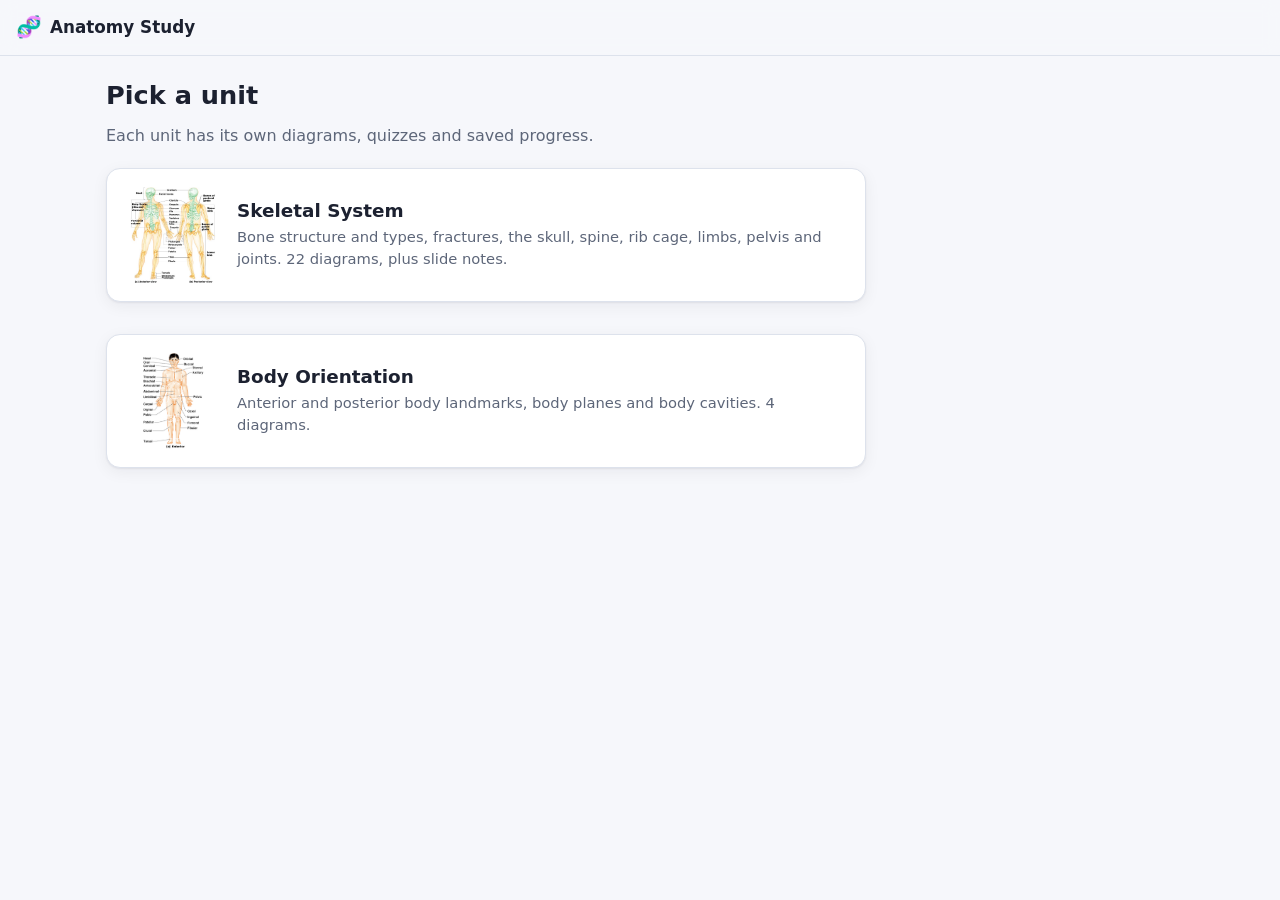
<file: index.html>
<!DOCTYPE html>
<html lang="en">
<head>
  <meta charset="utf-8">
  <meta name="viewport" content="width=device-width, initial-scale=1, viewport-fit=cover">
  <title>Anatomy Study</title>
  <meta name="description" content="Study diagrams and quizzes for AP Biology anatomy units.">
  <link rel="icon" href="data:image/svg+xml,<svg xmlns='http://www.w3.org/2000/svg' viewBox='0 0 100 100'><text y='.9em' font-size='90'>🧬</text></svg>">
  <link rel="stylesheet" href="css/styles.css">
</head>
<body>
  <header class="topbar">
    <a class="brand" href="./">
      <span class="brand-mark">🧬</span>
      <span>Anatomy Study</span>
    </a>
  </header>
  <main>
    <section class="hero">
      <h1>Pick a unit</h1>
      <p>Each unit has its own diagrams, quizzes and saved progress.</p>
    </section>
    <div class="unit-list">
      <a class="card unit-card" href="skeletal.html">
        <img src="images/skeletal/skeleton.jpg" alt="">
        <div>
          <h2>Skeletal System</h2>
          <p class="muted">Bone structure and types, fractures, the skull, spine, rib cage, limbs, pelvis and joints. 22 diagrams, plus slide notes.</p>
        </div>
      </a>
      <a class="card unit-card" href="body.html">
        <img src="images/body/anterior.png" alt="">
        <div>
          <h2>Body Orientation</h2>
          <p class="muted">Anterior and posterior body landmarks, body planes and body cavities. 4 diagrams.</p>
        </div>
      </a>
    </div>
  </main>
</body>
</html>
</file>
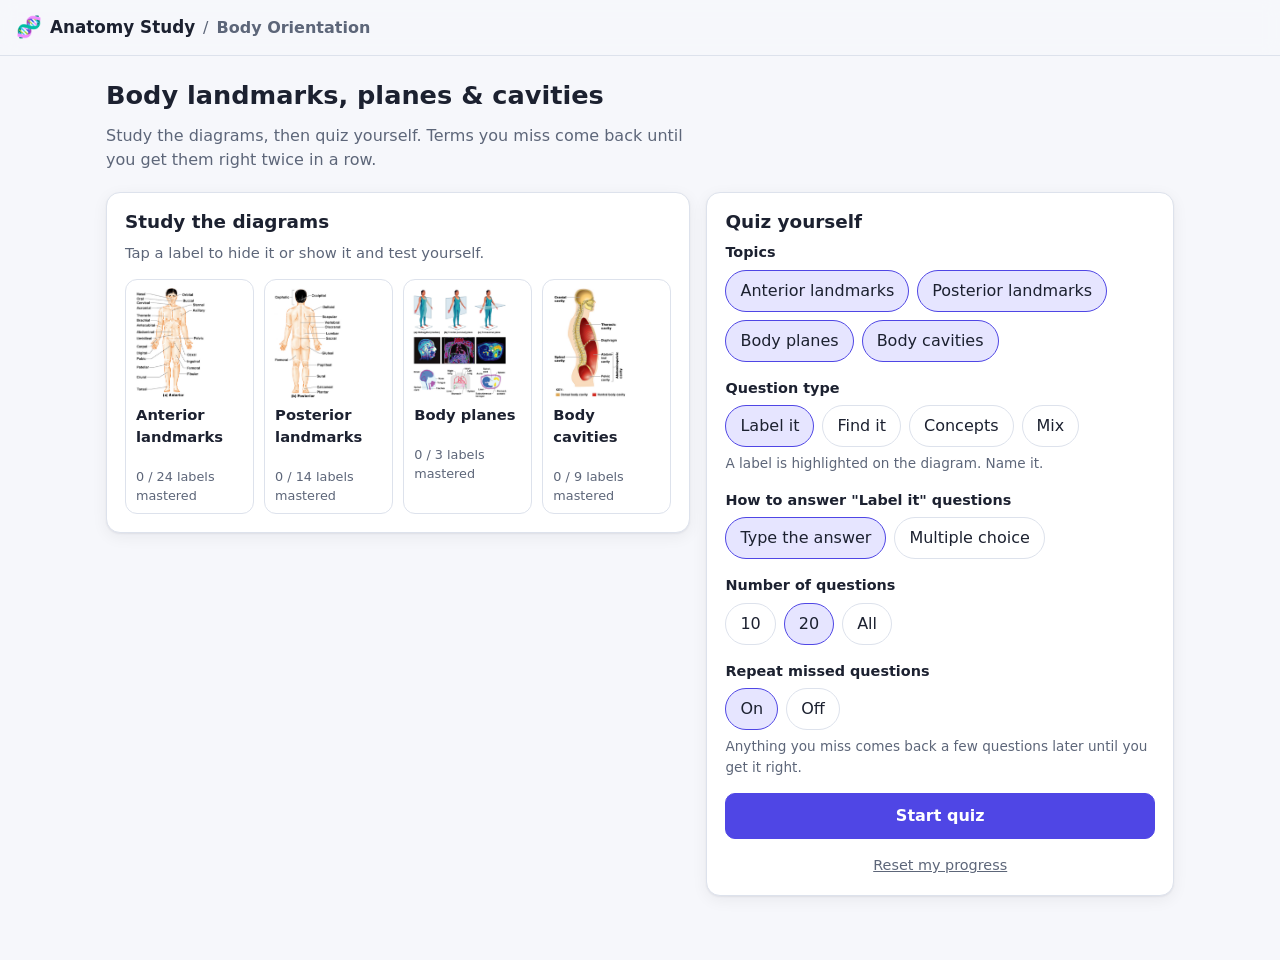
<file: body.html>
<!DOCTYPE html>
<html lang="en">
<head>
  <meta charset="utf-8">
  <meta name="viewport" content="width=device-width, initial-scale=1, viewport-fit=cover">
  <title>Body Orientation</title>
  <meta name="description" content="Practice body landmarks, body planes and body cavities.">
  <link rel="icon" href="data:image/svg+xml,<svg xmlns='http://www.w3.org/2000/svg' viewBox='0 0 100 100'><text y='.9em' font-size='90'>🧬</text></svg>">
  <link rel="stylesheet" href="css/styles.css">
</head>
<body>
  <header class="topbar">
    <a class="brand" href="./" aria-label="All units">
      <span class="brand-mark">🧬</span>
      <span>Anatomy Study</span>
    </a>
    <span class="crumb-sep" aria-hidden="true">/</span>
    <button class="crumb" data-action="home">Body Orientation</button>
  </header>
  <main id="app" tabindex="-1"></main>

  <script src="js/body/diagrams.js"></script>
  <script src="js/body/content.js"></script>
  <script src="js/app.js"></script>
</body>
</html>
</file>
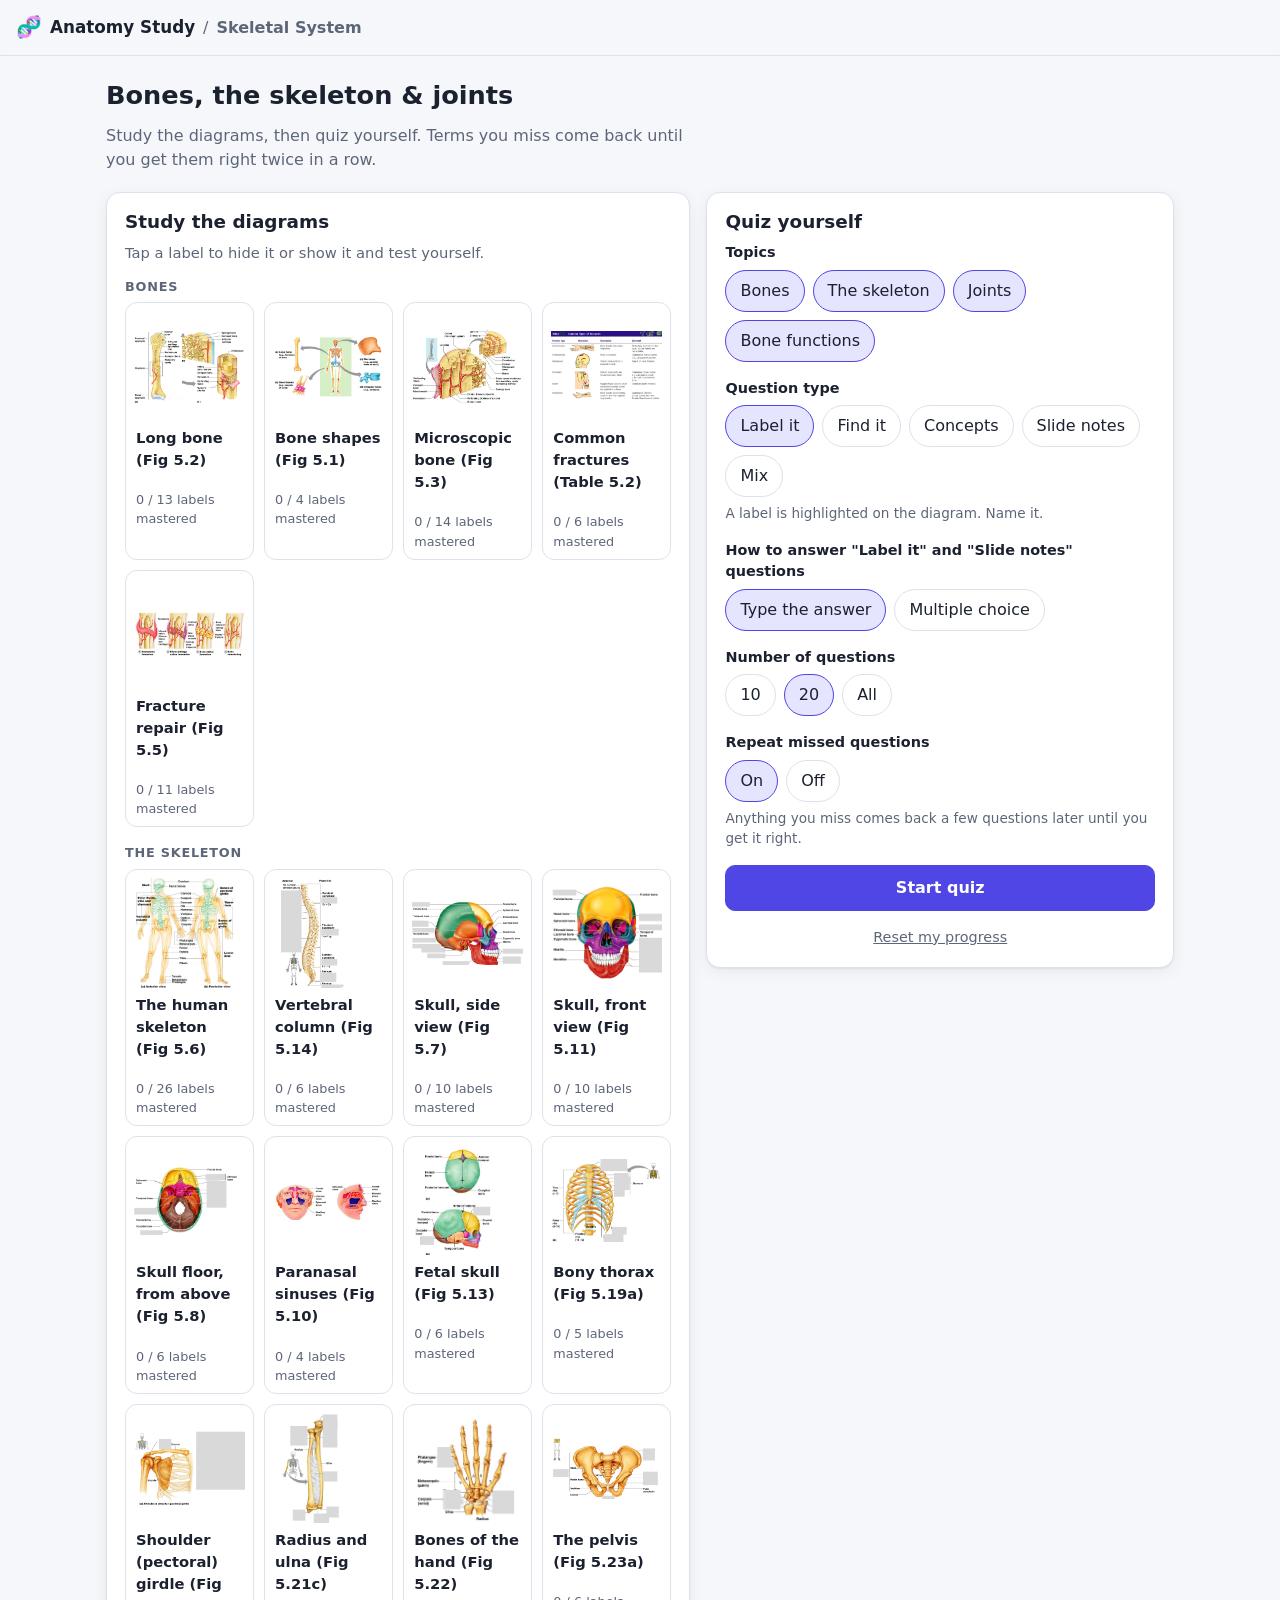
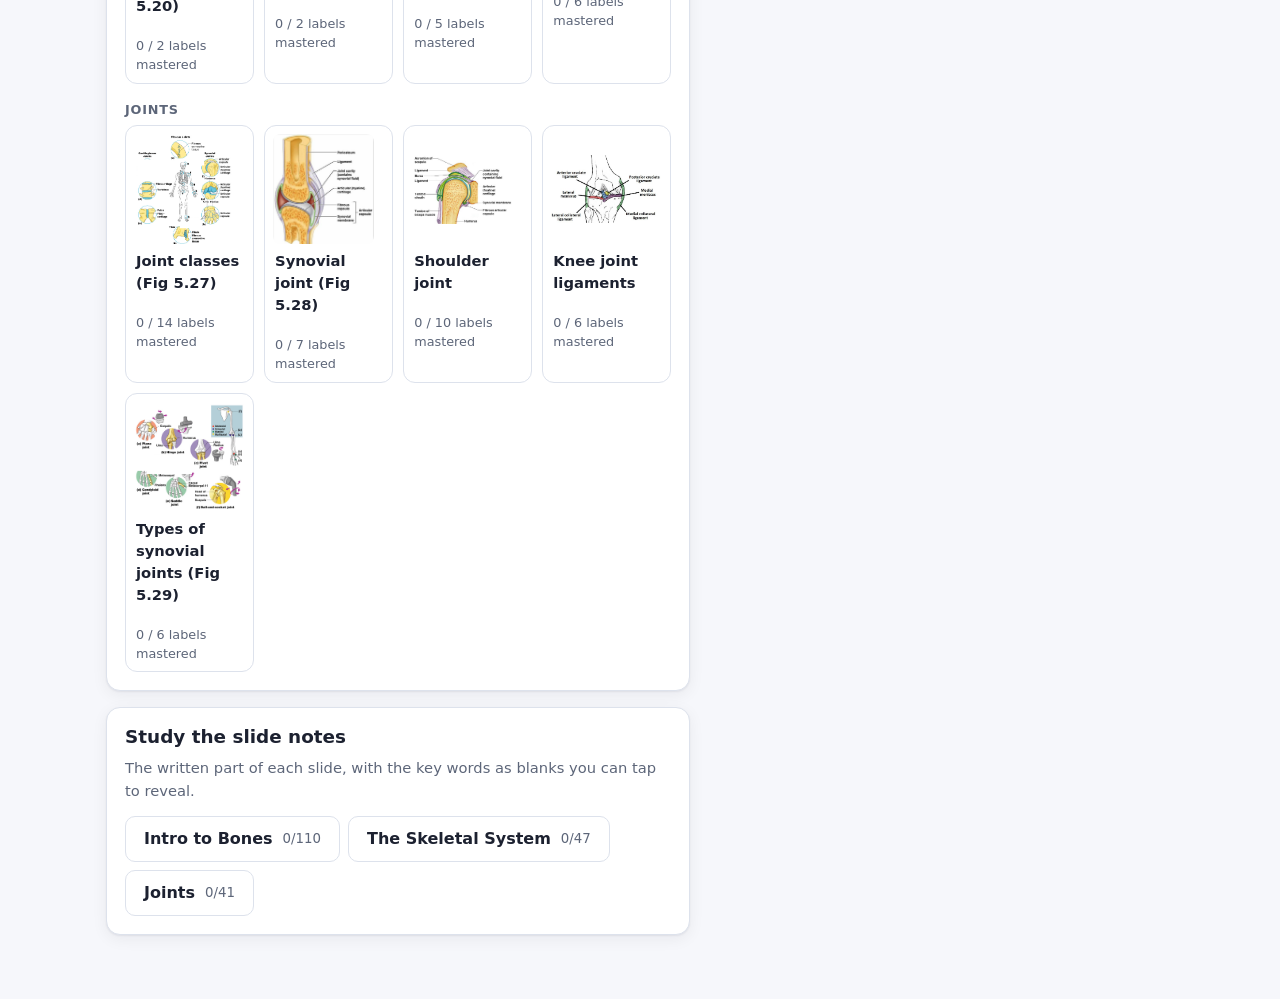
<file: skeletal.html>
<!DOCTYPE html>
<html lang="en">
<head>
  <meta charset="utf-8">
  <meta name="viewport" content="width=device-width, initial-scale=1, viewport-fit=cover">
  <title>Skeletal System</title>
  <meta name="description" content="Practice bones, the skeleton and joints.">
  <link rel="icon" href="data:image/svg+xml,<svg xmlns='http://www.w3.org/2000/svg' viewBox='0 0 100 100'><text y='.9em' font-size='90'>🧬</text></svg>">
  <link rel="stylesheet" href="css/styles.css">
</head>
<body>
  <header class="topbar">
    <a class="brand" href="./" aria-label="All units">
      <span class="brand-mark">🧬</span>
      <span>Anatomy Study</span>
    </a>
    <span class="crumb-sep" aria-hidden="true">/</span>
    <button class="crumb" data-action="home">Skeletal System</button>
  </header>
  <main id="app" tabindex="-1"></main>

  <script src="js/skeletal/diagrams.js"></script>
  <script src="js/skeletal/content.js"></script>
  <script src="js/app.js"></script>
</body>
</html>
</file>
<file: css/styles.css>
:root {
  --bg: #f6f7fb;
  --surface: #ffffff;
  --surface-2: #eef1f7;
  --text: #1c2130;
  --muted: #5d6679;
  --border: #dde2ec;
  --accent: #4f46e5;
  --accent-soft: #e6e5ff;
  --accent-text: #ffffff;
  --good: #16803c;
  --good-soft: #dcf5e4;
  --bad: #c42b2b;
  --bad-soft: #fde2e2;
  --warn: #b45309;
  --target: #f59e0b;
  --blank: #e9ecf5;
  --blank-text: #3b4256;
  --radius: 14px;
  --shadow: 0 1px 2px rgba(20, 24, 40, .06), 0 4px 16px rgba(20, 24, 40, .06);
  color-scheme: light;
}

@media (prefers-color-scheme: dark) {
  :root:not([data-theme="light"]) {
    --bg: #11141c;
    --surface: #1a1e29;
    --surface-2: #232838;
    --text: #e8ebf3;
    --muted: #9aa3b8;
    --border: #2e3446;
    --accent: #8b85ff;
    --accent-soft: #2c2a55;
    --accent-text: #11141c;
    --good: #4ade80;
    --good-soft: #173323;
    --bad: #f87171;
    --bad-soft: #3a1c1f;
    --warn: #fbbf24;
    --shadow: none;
    color-scheme: dark;
  }
}

* { box-sizing: border-box; }

html, body { margin: 0; }

body {
  background: var(--bg);
  color: var(--text);
  font: 16px/1.5 system-ui, -apple-system, "Segoe UI", Roboto, sans-serif;
  -webkit-text-size-adjust: 100%;
}

button { font: inherit; color: inherit; cursor: pointer; }

main { max-width: 1100px; margin: 0 auto; padding: 16px 16px 48px; outline: none; }

h1, h2, h3 { line-height: 1.2; margin: 0 0 .5em; }
h1 { font-size: 1.6rem; }
h2 { font-size: 1.15rem; }
p { margin: 0 0 1em; }
.muted { color: var(--muted); }

/* ---------- Top bar ---------- */
.topbar {
  position: sticky; top: 0; z-index: 20;
  background: color-mix(in srgb, var(--bg) 88%, transparent);
  backdrop-filter: blur(8px);
  border-bottom: 1px solid var(--border);
  padding: 8px 16px;
}
.brand {
  display: flex; align-items: center; gap: 8px;
  background: none; border: 0; padding: 4px 0;
  font-weight: 700; font-size: 1.05rem;
}
.brand-mark { font-size: 1.3rem; }
.topbar { display: flex; align-items: center; gap: 8px; }
a.brand { color: inherit; text-decoration: none; }
.crumb-sep { color: var(--muted); }
.crumb { background: none; border: 0; padding: 4px 0; font-weight: 600; color: var(--muted); white-space: nowrap; overflow: hidden; text-overflow: ellipsis; }
.crumb:hover { color: var(--text); }

/* ---------- Unit hub ---------- */
.unit-list { display: grid; gap: 16px; max-width: 760px; }
.unit-card { display: flex; gap: 16px; align-items: center; color: inherit; text-decoration: none; }
.unit-card:hover { border-color: var(--accent); }
.unit-card img { width: 96px; height: 96px; object-fit: contain; background: #fff; border-radius: 10px; flex: none; }
.unit-card h2 { margin-bottom: 4px; }
.unit-card p { margin: 0; font-size: .92rem; }

/* ---------- Cards & buttons ---------- */
.card {
  background: var(--surface);
  border: 1px solid var(--border);
  border-radius: var(--radius);
  box-shadow: var(--shadow);
  padding: 18px;
  margin-bottom: 16px;
}

.btn {
  display: inline-flex; align-items: center; justify-content: center; gap: 6px;
  min-height: 44px; padding: 10px 18px;
  border-radius: 10px; border: 1px solid var(--border);
  background: var(--surface); font-weight: 600;
}
.btn:hover { background: var(--surface-2); }
.btn-primary { background: var(--accent); border-color: var(--accent); color: var(--accent-text); }
.btn-primary:hover { background: color-mix(in srgb, var(--accent) 88%, black); }
.btn-ghost { background: transparent; border-color: transparent; color: var(--muted); }
.btn-ghost:hover { background: var(--surface-2); color: var(--text); }
.btn-block { width: 100%; }
.btn:disabled { opacity: .5; cursor: default; }
.btn-row { display: flex; flex-wrap: wrap; gap: 8px; }
.link { background: none; border: 0; padding: 0; color: var(--muted); text-decoration: underline; font-size: .9rem; }

/* ---------- Home ---------- */
.hero { margin: 8px 0 20px; }
.hero p { color: var(--muted); max-width: 60ch; }

.home-grid { display: grid; gap: 16px; grid-template-columns: 1fr; }
@media (min-width: 860px) { .home-grid { grid-template-columns: 1.25fr 1fr; align-items: start; } }

.study-tiles { display: grid; grid-template-columns: repeat(2, 1fr); gap: 10px; }
.tile-group { font-size: .8rem; text-transform: uppercase; letter-spacing: .06em; color: var(--muted); margin: 18px 0 8px; }
.tile-group:first-of-type { margin-top: 4px; }
@media (min-width: 560px) { .study-tiles { grid-template-columns: repeat(4, 1fr); } }
.tile {
  display: flex; flex-direction: column; gap: 6px; text-align: left;
  border: 1px solid var(--border); border-radius: 12px; background: var(--surface);
  padding: 8px; overflow: hidden;
}
.tile:hover { border-color: var(--accent); }
.tile-img { background: #fff; border-radius: 8px; height: 110px; display: grid; place-items: center; overflow: hidden; }
.tile-img img { max-width: 100%; max-height: 110px; }
.tile-name { font-weight: 600; font-size: .92rem; padding: 0 2px; }
.tile-progress { font-size: .8rem; color: var(--muted); padding: 0 2px; }
.bar { height: 5px; background: var(--surface-2); border-radius: 99px; overflow: hidden; margin: 0 2px 2px; }
.bar > span { display: block; height: 100%; background: var(--good); border-radius: 99px; }

.field { margin-bottom: 16px; }
.field-label { font-weight: 600; font-size: .9rem; margin-bottom: 6px; display: block; }
.chips { display: flex; flex-wrap: wrap; gap: 8px; }
.chip {
  min-height: 40px; padding: 8px 14px; border-radius: 99px;
  border: 1px solid var(--border); background: var(--surface); font-weight: 500;
}
.chip[aria-pressed="true"] { background: var(--accent-soft); border-color: var(--accent); color: var(--text); }
.chip small { color: var(--muted); font-weight: 400; }
.mode-desc { font-size: .85rem; color: var(--muted); margin-top: 6px; min-height: 1.3em; }

.weak-list { display: flex; flex-wrap: wrap; gap: 6px; margin: 10px 0 14px; }
.weak-tag { font-size: .82rem; padding: 3px 10px; border-radius: 99px; background: var(--bad-soft); color: var(--bad); }

/* ---------- Diagram figure ---------- */
.figure-wrap { background: #fff; border-radius: var(--radius); border: 1px solid var(--border); padding: 10px; overflow-x: auto; }
.figure {
  position: relative; margin: 0 auto;
  container-type: inline-size;
  min-width: var(--minw, 0);
  user-select: none; -webkit-user-select: none;
}
.figure img { display: block; width: 100%; height: auto; }
@media (min-width: 860px) {
  .figure { max-width: calc((100vh - 120px) * var(--ar)); }
}

.blank {
  position: absolute;
  display: flex; align-items: center; justify-content: center;
  padding: 0; margin: 0;
  border: 1.5px solid #b7bfd3; border-radius: 4px;
  background: var(--blank); color: var(--blank-text);
  font-size: var(--fs); font-weight: 700; line-height: 1.05;
  text-align: center; white-space: normal; overflow: visible;
  scroll-margin: 80px 0 240px;
  transition: background .15s, border-color .15s, transform .15s;
}
.blank.vertical { writing-mode: vertical-rl; }
.blank.single { white-space: nowrap; padding: 0 .25em; }
.blank.clickable:hover { border-color: var(--accent); background: #dcdcff; }
.blank.target {
  background: #fff4d6; border-color: var(--target); color: #7a4a00;
  box-shadow: 0 0 0 3px rgba(245, 158, 11, .35);
  animation: pulse 1.4s ease-in-out infinite;
}
.blank.revealed { background: #fff; border-color: #cfd6e6; color: #1c2130; font-weight: 700; }
.blank.correct { background: #e3f7ea; border-color: #22a355; color: #0f5d2c; }
.blank.wrong { background: #fde6e6; border-color: #d94141; color: #8f1d1d; }
.blank.flash { animation: flash .9s ease-out 2; }
.blank.prev-good { background: #eefaf2; border-color: #8fd3a8; color: #17663a; }
.blank.prev-retry { background: #fff4e3; border-color: #f2b866; color: #8a4b00; }
.blank.prev-missed { background: #fdeaea; border-color: #eb9a9a; color: #a33; }

.legend { display: flex; flex-wrap: wrap; gap: 4px 14px; justify-content: center; margin-top: 8px; font-size: .78rem; color: #5d6679; }
.legend span { display: inline-flex; align-items: center; gap: 5px; }
.legend .sw { width: 12px; height: 12px; border-radius: 3px; border: 1.5px solid; }
.legend .sw.prev-good { background: #eefaf2; border-color: #8fd3a8; }
.legend .sw.prev-retry { background: #fff4e3; border-color: #f2b866; }
.legend .sw.prev-missed { background: #fdeaea; border-color: #eb9a9a; }
.retry-tag { color: var(--warn); }
.quiz-head .chip { min-height: 36px; padding: 6px 12px; font-size: .85rem; white-space: nowrap; }
.blank .num { font-weight: 700; }

@keyframes pulse { 50% { box-shadow: 0 0 0 6px rgba(245, 158, 11, .15); } }
@keyframes flash { 0% { transform: scale(1.25); box-shadow: 0 0 0 6px rgba(79, 70, 229, .45); } 100% { transform: scale(1); } }
@media (prefers-reduced-motion: reduce) { .blank.target, .blank.flash { animation: none; } }

/* ---------- Quiz layout ---------- */
.quiz-head { display: flex; align-items: center; gap: 12px; margin-bottom: 12px; }
.progress { flex: 1; }
.progress-text { display: flex; justify-content: space-between; gap: 8px; font-size: .88rem; color: var(--muted); margin-bottom: 4px; }
@media (max-width: 520px) {
  .progress-text span:last-child { display: none; }
  .quiz-head { gap: 8px; }
  .quiz-head .btn-ghost { padding: 10px 8px; }
}
.progress .bar { height: 8px; margin: 0; }
.progress .bar > span { background: var(--accent); }

/* minmax(0, …) lets a wide diagram scroll inside its card instead of widening the page. */
.quiz-layout { display: grid; gap: 16px; grid-template-columns: minmax(0, 1fr); }
.quiz-layout.has-figure { grid-template-columns: minmax(0, 1fr); }
.study-layout { grid-template-columns: minmax(0, 1fr); }
@media (min-width: 860px) {
  .quiz-layout.has-figure { grid-template-columns: minmax(0, 2fr) minmax(290px, 1fr); align-items: start; }
  .quiz-layout.has-figure .panel { position: sticky; top: 72px; }
}
@media (max-width: 859px) {
  .quiz-layout.has-figure .panel {
    position: sticky; bottom: 0; z-index: 10;
    margin: 0 -16px -48px; border-radius: var(--radius) var(--radius) 0 0;
    border-bottom: 0; padding-bottom: calc(18px + env(safe-area-inset-bottom));
    box-shadow: 0 -6px 24px rgba(20, 24, 40, .12);
  }
}
.quiz-layout:not(.has-figure) { max-width: 640px; margin: 0 auto; }

.panel { margin-bottom: 0; }
.panel .topic-tag { font-size: .78rem; text-transform: uppercase; letter-spacing: .06em; color: var(--muted); font-weight: 600; margin-bottom: 4px; }
.prompt { font-size: 1.15rem; font-weight: 600; margin-bottom: 14px; }
.prompt strong { color: var(--accent); }

.answer-row { display: flex; gap: 8px; }
.answer-input {
  flex: 1; min-width: 0; min-height: 46px; padding: 10px 12px;
  border: 1.5px solid var(--border); border-radius: 10px;
  background: var(--surface); color: var(--text); font-size: 1rem;
}
.answer-input:focus { outline: none; border-color: var(--accent); box-shadow: 0 0 0 3px var(--accent-soft); }

.choices { display: grid; gap: 8px; }
.choice {
  display: flex; align-items: center; gap: 10px; text-align: left;
  min-height: 46px; padding: 10px 12px;
  border: 1.5px solid var(--border); border-radius: 10px; background: var(--surface);
}
.choice:hover:not(:disabled) { border-color: var(--accent); }
.choice .key {
  flex: none; display: grid; place-items: center; width: 24px; height: 24px;
  border-radius: 6px; background: var(--surface-2); font-size: .8rem; font-weight: 700; color: var(--muted);
}
.choice.correct { border-color: var(--good); background: var(--good-soft); }
.choice.wrong { border-color: var(--bad); background: var(--bad-soft); }
.choice:disabled { cursor: default; }

.feedback { margin-top: 14px; padding: 12px 14px; border-radius: 10px; font-size: .95rem; }
.feedback.good { background: var(--good-soft); }
.feedback.bad { background: var(--bad-soft); }
.feedback .verdict { font-weight: 700; }
.feedback.good .verdict { color: var(--good); }
.feedback.bad .verdict { color: var(--bad); }
.feedback .note { color: var(--warn); font-size: .88rem; margin-top: 4px; }
.panel-actions { display: flex; gap: 8px; margin-top: 14px; }
.panel-actions .btn { flex: 1; }
.hint { font-size: .8rem; color: var(--muted); margin-top: 10px; text-align: center; }
@media (hover: none) { .hint { display: none; } }

/* ---------- Slide notes ---------- */
.slide-title { font-size: .92rem; font-weight: 600; color: var(--muted); margin-bottom: 6px; }
.fill-sentence { line-height: 1.6; font-weight: 500; }
.fill-sentence strong { color: inherit; font-weight: 700; }
.fill-blank {
  display: inline-block; min-width: 4.5em; padding: 0 .4em; margin: 0 .1em; text-align: center;
  border-bottom: 2.5px solid var(--accent); background: var(--accent-soft); border-radius: 4px; color: var(--accent);
}
.fill-blank.good { border-color: var(--good); background: var(--good-soft); color: var(--good); }
.fill-blank.bad { border-color: var(--bad); background: var(--bad-soft); color: var(--bad); }
.nowrap { white-space: nowrap; }
.notes-btn small { color: var(--muted); font-weight: 500; margin-left: 4px; }
.slide-list { display: grid; gap: 12px; }
@media (min-width: 860px) { .slide-list { grid-template-columns: 1fr 1fr; align-items: start; } }
.slide-card { margin: 0; }
.slide-card h3 { font-size: 1rem; }
.slide-card ul { margin: 0; padding-left: 1.2em; }
.slide-card li { margin: 6px 0; line-height: 1.7; }
.note-blank {
  font: inherit; font-weight: 600; padding: 0 .35em; margin: 0 .1em; border: 0; border-radius: 4px;
  border-bottom: 2px solid var(--accent); background: var(--accent-soft); color: var(--text);
}
.note-blank.shown { background: transparent; color: var(--accent); }

/* ---------- Results ---------- */
.score-big { font-size: 3rem; font-weight: 800; line-height: 1; margin: 6px 0; }
.missed-list { list-style: none; padding: 0; margin: 0 0 16px; }
.missed-list li { padding: 10px 0; border-bottom: 1px solid var(--border); }
.missed-list li:last-child { border-bottom: 0; }
.missed-list .t { font-weight: 600; }
.missed-list .m { color: var(--muted); font-size: .92rem; }

/* ---------- Study ---------- */
.diagram-picker { display: flex; gap: 8px; margin-bottom: 14px; }
.diagram-picker select {
  flex: 1; min-width: 0; min-height: 44px; padding: 8px 12px; font: inherit;
  border: 1px solid var(--border); border-radius: 10px; background: var(--surface); color: var(--text);
}
.diagram-picker .btn { padding: 10px 14px; font-size: 1.2rem; line-height: 1; }
.tabs { display: flex; gap: 6px; overflow-x: auto; margin-bottom: 14px; padding-bottom: 2px; scrollbar-width: none; }
.tab { flex: none; min-height: 40px; padding: 8px 14px; border-radius: 99px; border: 1px solid var(--border); background: var(--surface); font-weight: 500; }
.tab[aria-selected="true"] { background: var(--accent); border-color: var(--accent); color: var(--accent-text); }
.study-layout { display: grid; gap: 16px; }
@media (min-width: 860px) { .study-layout { grid-template-columns: minmax(0, 2fr) minmax(290px, 1fr); align-items: start; } }
.study-tools { display: flex; flex-wrap: wrap; gap: 8px; margin-bottom: 12px; align-items: center; }
.glossary { list-style: none; margin: 0; padding: 0; }
.glossary li button {
  width: 100%; text-align: left; display: grid; grid-template-columns: 2em 1fr; gap: 4px 8px;
  padding: 8px 6px; border: 0; border-bottom: 1px solid var(--border); background: none; border-radius: 0;
}
.glossary li button:hover { background: var(--surface-2); }
.glossary .n { color: var(--muted); font-weight: 600; }
.glossary .t { font-weight: 600; }
.glossary .m { grid-column: 2; color: var(--muted); font-size: .9rem; margin-top: -4px; }

.sr-only { position: absolute; width: 1px; height: 1px; overflow: hidden; clip: rect(0 0 0 0); white-space: nowrap; }
</file>
